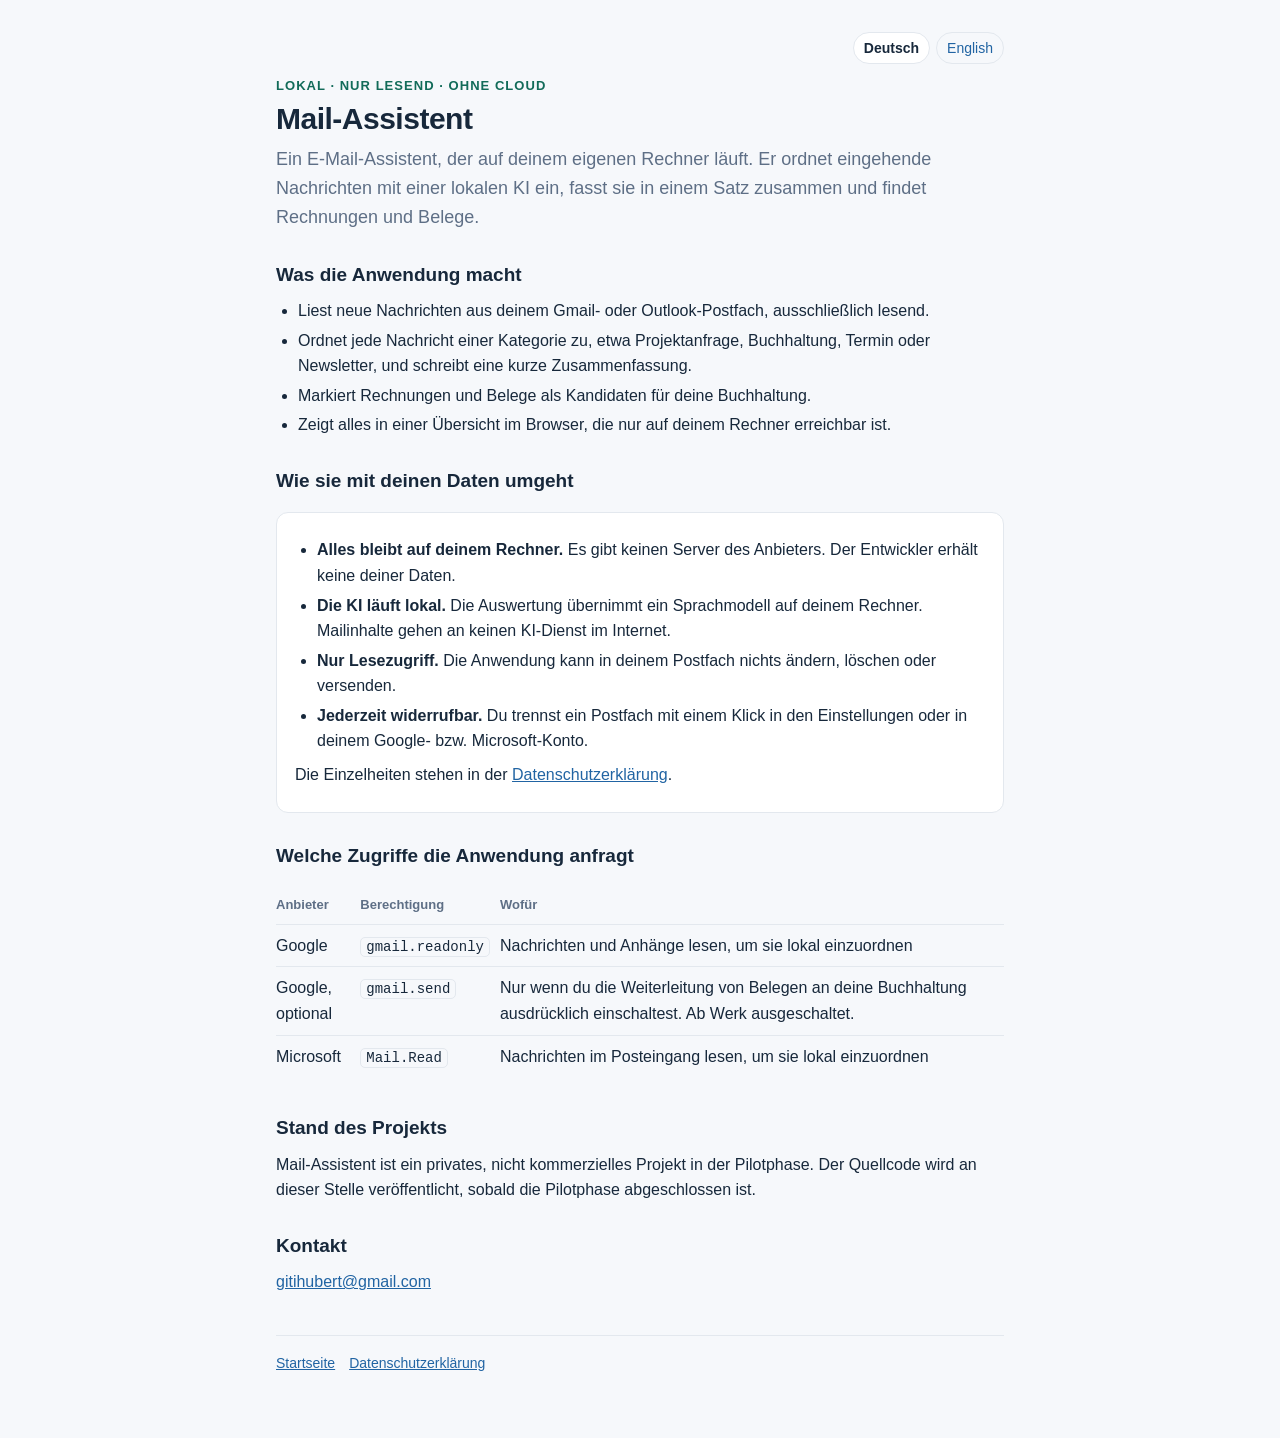
<file: index.html>
<!DOCTYPE html>
<html lang="de">
<head>
<meta charset="utf-8">
<meta name="viewport" content="width=device-width,initial-scale=1">
<title>Mail-Assistent</title>
<meta name="description" content="Mail-Assistent: ein lokaler E-Mail-Assistent, der Nachrichten auf dem eigenen Rechner mit einer lokalen KI einordnet und Belege findet.">
<link rel="alternate" hreflang="en" href="index-en.html">
<link rel="stylesheet" href="style.css">
</head>
<body>
<main>
<header>
<nav class="lang" aria-label="Sprache"><span aria-current="true">Deutsch</span><a href="index-en.html" lang="en" hreflang="en">English</a></nav>
<div class="kicker">Lokal · Nur lesend · Ohne Cloud</div>
<h1>Mail-Assistent</h1>
<p class="lead">Ein E-Mail-Assistent, der auf deinem eigenen Rechner läuft. Er ordnet eingehende Nachrichten mit einer lokalen KI ein, fasst sie in einem Satz zusammen und findet Rechnungen und Belege.</p>
</header>

<h2>Was die Anwendung macht</h2>
<ul>
<li>Liest neue Nachrichten aus deinem Gmail- oder Outlook-Postfach, ausschließlich lesend.</li>
<li>Ordnet jede Nachricht einer Kategorie zu, etwa Projektanfrage, Buchhaltung, Termin oder Newsletter, und schreibt eine kurze Zusammenfassung.</li>
<li>Markiert Rechnungen und Belege als Kandidaten für deine Buchhaltung.</li>
<li>Zeigt alles in einer Übersicht im Browser, die nur auf deinem Rechner erreichbar ist.</li>
</ul>

<h2>Wie sie mit deinen Daten umgeht</h2>
<div class="card">
<ul>
<li><strong>Alles bleibt auf deinem Rechner.</strong> Es gibt keinen Server des Anbieters. Der Entwickler erhält keine deiner Daten.</li>
<li><strong>Die KI läuft lokal.</strong> Die Auswertung übernimmt ein Sprachmodell auf deinem Rechner. Mailinhalte gehen an keinen KI-Dienst im Internet.</li>
<li><strong>Nur Lesezugriff.</strong> Die Anwendung kann in deinem Postfach nichts ändern, löschen oder versenden.</li>
<li><strong>Jederzeit widerrufbar.</strong> Du trennst ein Postfach mit einem Klick in den Einstellungen oder in deinem Google- bzw. Microsoft-Konto.</li>
</ul>
<p>Die Einzelheiten stehen in der <a href="datenschutz.html">Datenschutzerklärung</a>.</p>
</div>

<h2>Welche Zugriffe die Anwendung anfragt</h2>
<div class="tablewrap">
<table>
<tr><th>Anbieter</th><th>Berechtigung</th><th>Wofür</th></tr>
<tr><td>Google</td><td><code>gmail.readonly</code></td><td>Nachrichten und Anhänge lesen, um sie lokal einzuordnen</td></tr>
<tr><td>Google, optional</td><td><code>gmail.send</code></td><td>Nur wenn du die Weiterleitung von Belegen an deine Buchhaltung ausdrücklich einschaltest. Ab Werk ausgeschaltet.</td></tr>
<tr><td>Microsoft</td><td><code>Mail.Read</code></td><td>Nachrichten im Posteingang lesen, um sie lokal einzuordnen</td></tr>
</table>
</div>

<h2>Stand des Projekts</h2>
<p>Mail-Assistent ist ein privates, nicht kommerzielles Projekt in der Pilotphase. Der Quellcode wird an dieser Stelle veröffentlicht, sobald die Pilotphase abgeschlossen ist.</p>

<h2>Kontakt</h2>
<p><a href="mailto:gitihubert@gmail.com">gitihubert@gmail.com</a></p>

<footer><a href="index.html">Startseite</a><a href="datenschutz.html">Datenschutzerklärung</a></footer>
</main>
</body>
</html>
</file>
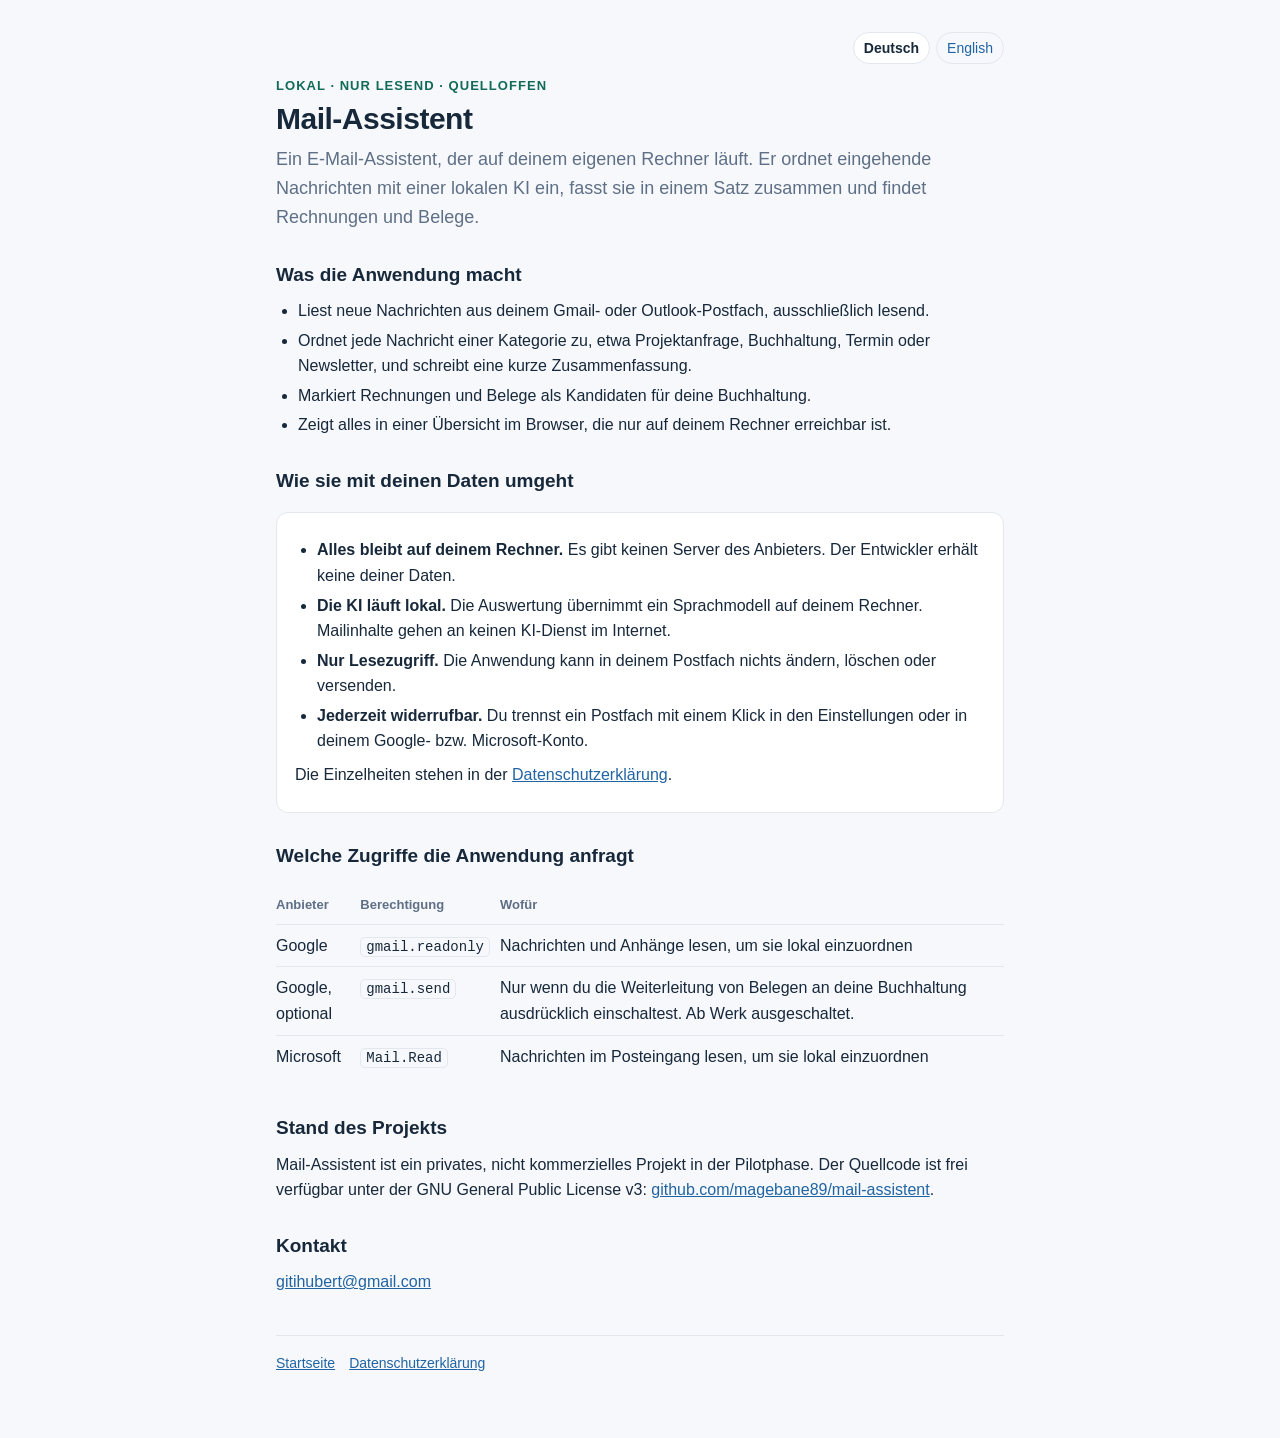
<file: docs/index.html>
<!DOCTYPE html>
<html lang="de">
<head>
<meta charset="utf-8">
<meta name="viewport" content="width=device-width,initial-scale=1">
<title>Mail-Assistent</title>
<meta name="description" content="Mail-Assistent: ein lokaler E-Mail-Assistent, der Nachrichten auf dem eigenen Rechner mit einer lokalen KI einordnet und Belege findet.">
<link rel="alternate" hreflang="en" href="index-en.html">
<link rel="stylesheet" href="style.css">
</head>
<body>
<main>
<header>
<nav class="lang" aria-label="Sprache"><span aria-current="true">Deutsch</span><a href="index-en.html" lang="en" hreflang="en">English</a></nav>
<div class="kicker">Lokal · Nur lesend · Quelloffen</div>
<h1>Mail-Assistent</h1>
<p class="lead">Ein E-Mail-Assistent, der auf deinem eigenen Rechner läuft. Er ordnet eingehende Nachrichten mit einer lokalen KI ein, fasst sie in einem Satz zusammen und findet Rechnungen und Belege.</p>
</header>

<h2>Was die Anwendung macht</h2>
<ul>
<li>Liest neue Nachrichten aus deinem Gmail- oder Outlook-Postfach, ausschließlich lesend.</li>
<li>Ordnet jede Nachricht einer Kategorie zu, etwa Projektanfrage, Buchhaltung, Termin oder Newsletter, und schreibt eine kurze Zusammenfassung.</li>
<li>Markiert Rechnungen und Belege als Kandidaten für deine Buchhaltung.</li>
<li>Zeigt alles in einer Übersicht im Browser, die nur auf deinem Rechner erreichbar ist.</li>
</ul>

<h2>Wie sie mit deinen Daten umgeht</h2>
<div class="card">
<ul>
<li><strong>Alles bleibt auf deinem Rechner.</strong> Es gibt keinen Server des Anbieters. Der Entwickler erhält keine deiner Daten.</li>
<li><strong>Die KI läuft lokal.</strong> Die Auswertung übernimmt ein Sprachmodell auf deinem Rechner. Mailinhalte gehen an keinen KI-Dienst im Internet.</li>
<li><strong>Nur Lesezugriff.</strong> Die Anwendung kann in deinem Postfach nichts ändern, löschen oder versenden.</li>
<li><strong>Jederzeit widerrufbar.</strong> Du trennst ein Postfach mit einem Klick in den Einstellungen oder in deinem Google- bzw. Microsoft-Konto.</li>
</ul>
<p>Die Einzelheiten stehen in der <a href="datenschutz.html">Datenschutzerklärung</a>.</p>
</div>

<h2>Welche Zugriffe die Anwendung anfragt</h2>
<div class="tablewrap">
<table>
<tr><th>Anbieter</th><th>Berechtigung</th><th>Wofür</th></tr>
<tr><td>Google</td><td><code>gmail.readonly</code></td><td>Nachrichten und Anhänge lesen, um sie lokal einzuordnen</td></tr>
<tr><td>Google, optional</td><td><code>gmail.send</code></td><td>Nur wenn du die Weiterleitung von Belegen an deine Buchhaltung ausdrücklich einschaltest. Ab Werk ausgeschaltet.</td></tr>
<tr><td>Microsoft</td><td><code>Mail.Read</code></td><td>Nachrichten im Posteingang lesen, um sie lokal einzuordnen</td></tr>
</table>
</div>

<h2>Stand des Projekts</h2>
<p>Mail-Assistent ist ein privates, nicht kommerzielles Projekt in der Pilotphase. Der Quellcode ist frei verfügbar unter der GNU General Public License v3: <a href="https://github.com/magebane89/mail-assistent">github.com/magebane89/mail-assistent</a>.</p>

<h2>Kontakt</h2>
<p><a href="mailto:gitihubert@gmail.com">gitihubert@gmail.com</a></p>

<footer><a href="index.html">Startseite</a><a href="datenschutz.html">Datenschutzerklärung</a></footer>
</main>
</body>
</html>
</file>
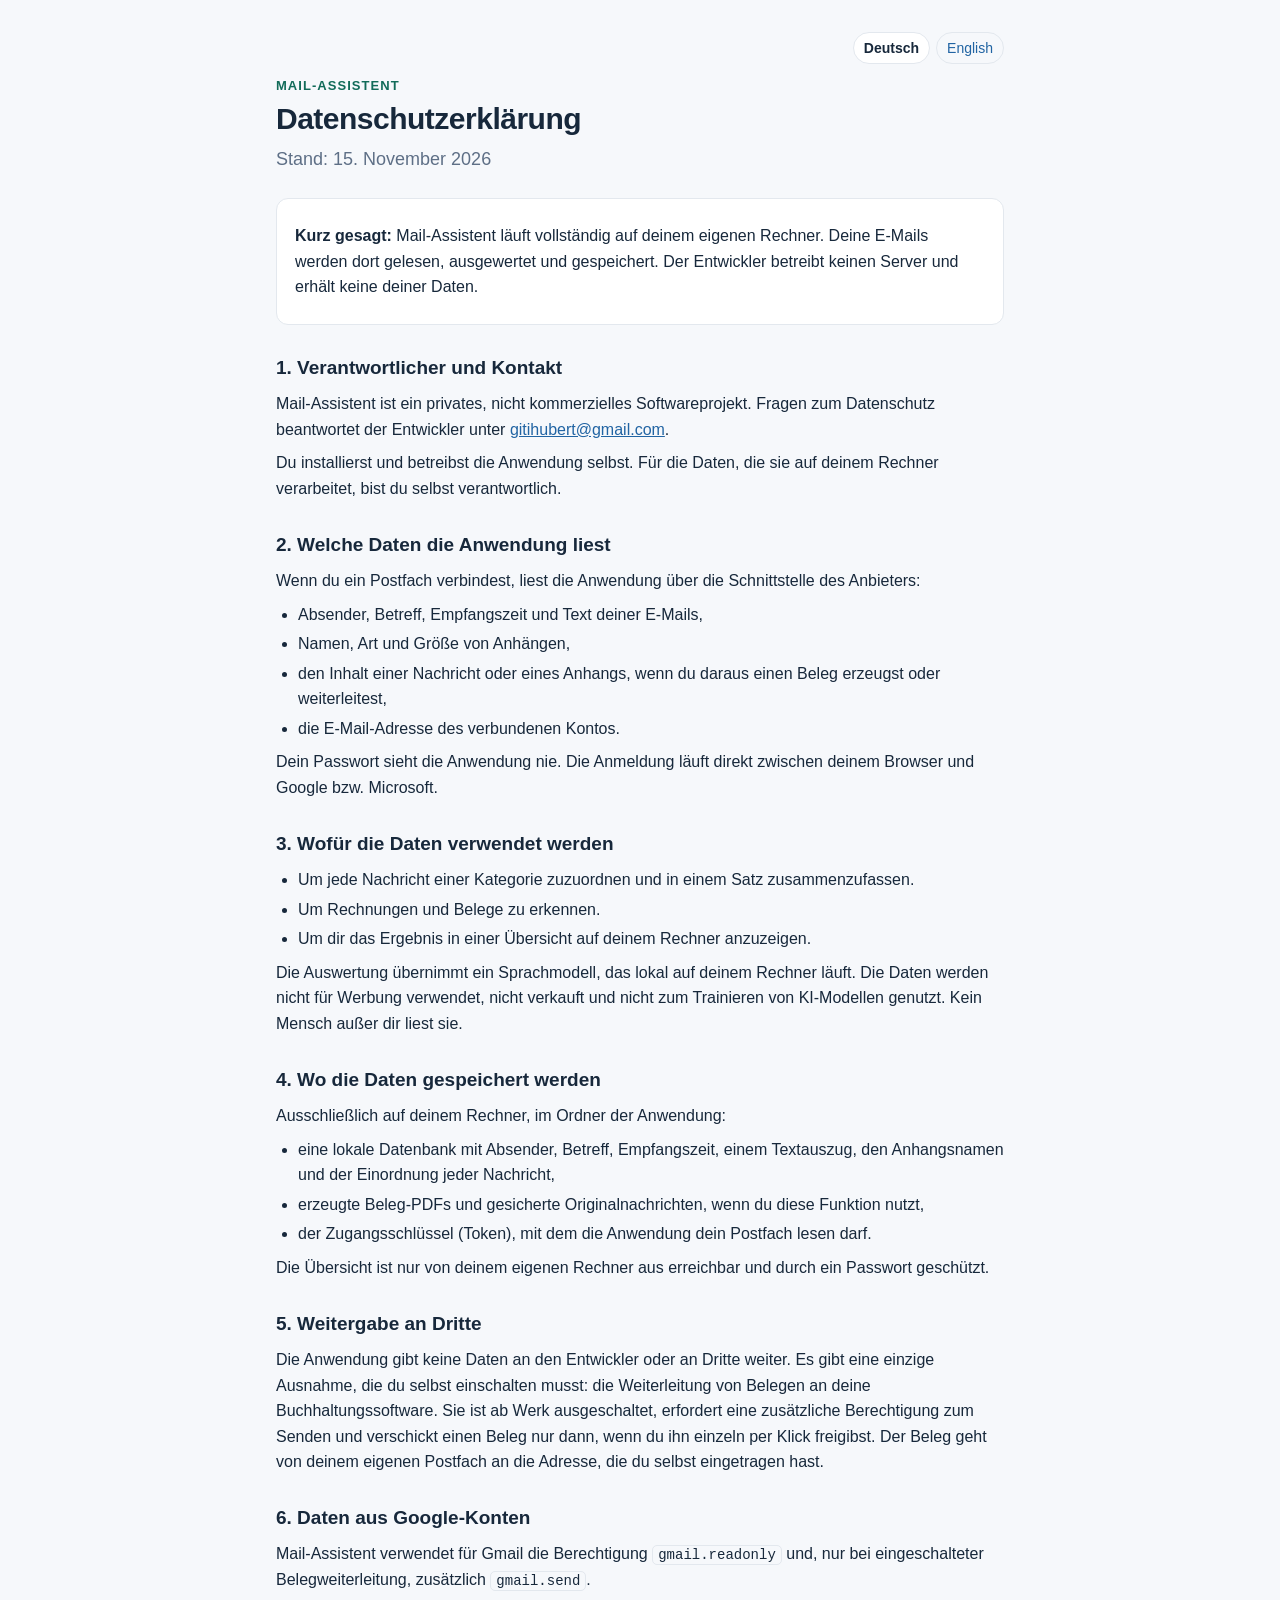
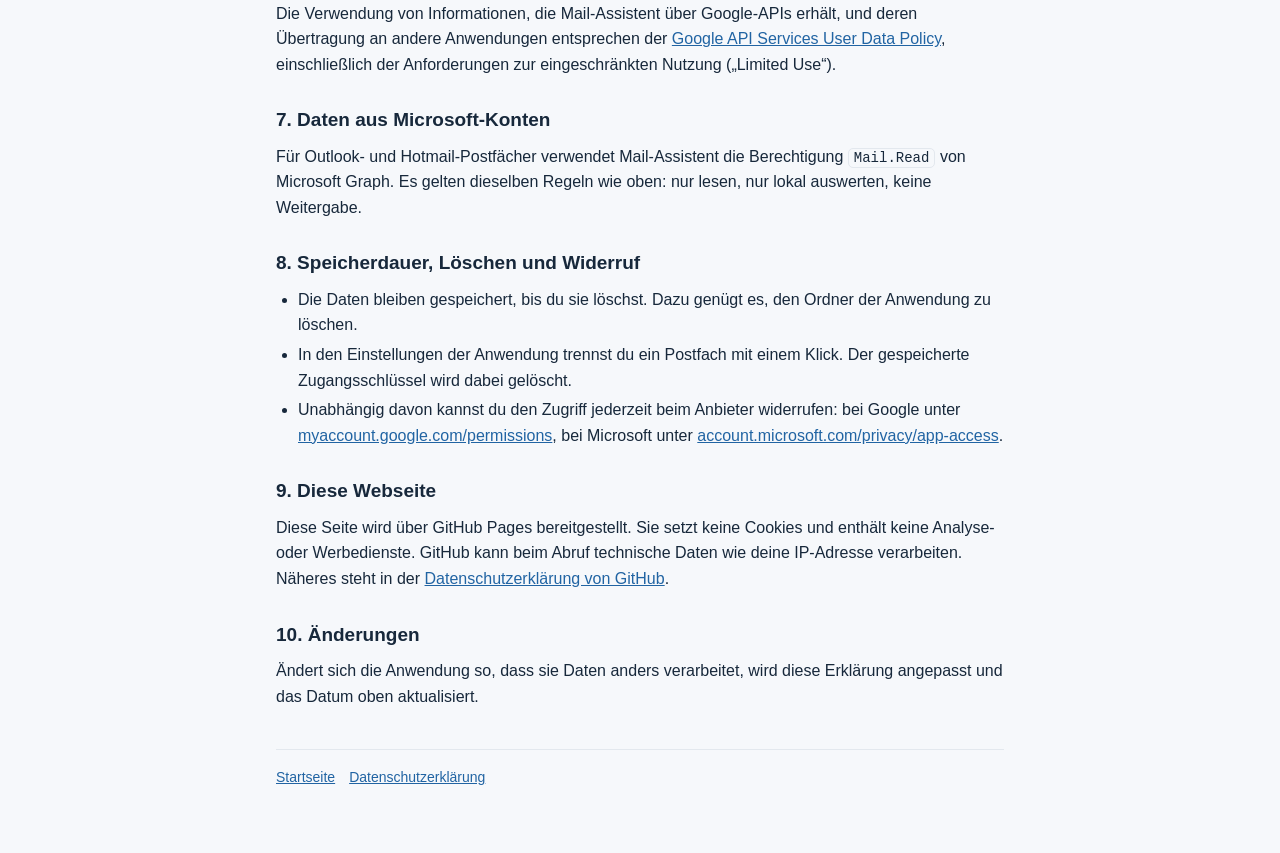
<file: datenschutz.html>
<!DOCTYPE html>
<html lang="de">
<head>
<meta charset="utf-8">
<meta name="viewport" content="width=device-width,initial-scale=1">
<title>Datenschutzerklärung · Mail-Assistent</title>
<meta name="description" content="Datenschutzerklärung der Anwendung Mail-Assistent: welche Daten sie liest, wo sie gespeichert werden und wie du den Zugriff widerrufst.">
<link rel="alternate" hreflang="en" href="privacy.html">
<link rel="stylesheet" href="style.css">
</head>
<body>
<main>
<header>
<nav class="lang" aria-label="Sprache"><span aria-current="true">Deutsch</span><a href="privacy.html" lang="en" hreflang="en">English</a></nav>
<div class="kicker">Mail-Assistent</div>
<h1>Datenschutzerklärung</h1>
<p class="lead">Stand: 15. November 2026</p>
</header>

<div class="card">
<p><strong>Kurz gesagt:</strong> Mail-Assistent läuft vollständig auf deinem eigenen Rechner. Deine E-Mails werden dort gelesen, ausgewertet und gespeichert. Der Entwickler betreibt keinen Server und erhält keine deiner Daten.</p>
</div>

<h2>1. Verantwortlicher und Kontakt</h2>
<p>Mail-Assistent ist ein privates, nicht kommerzielles Softwareprojekt. Fragen zum Datenschutz beantwortet der Entwickler unter <a href="mailto:gitihubert@gmail.com">gitihubert@gmail.com</a>.</p>
<p>Du installierst und betreibst die Anwendung selbst. Für die Daten, die sie auf deinem Rechner verarbeitet, bist du selbst verantwortlich.</p>

<h2>2. Welche Daten die Anwendung liest</h2>
<p>Wenn du ein Postfach verbindest, liest die Anwendung über die Schnittstelle des Anbieters:</p>
<ul>
<li>Absender, Betreff, Empfangszeit und Text deiner E-Mails,</li>
<li>Namen, Art und Größe von Anhängen,</li>
<li>den Inhalt einer Nachricht oder eines Anhangs, wenn du daraus einen Beleg erzeugst oder weiterleitest,</li>
<li>die E-Mail-Adresse des verbundenen Kontos.</li>
</ul>
<p>Dein Passwort sieht die Anwendung nie. Die Anmeldung läuft direkt zwischen deinem Browser und Google bzw. Microsoft.</p>

<h2>3. Wofür die Daten verwendet werden</h2>
<ul>
<li>Um jede Nachricht einer Kategorie zuzuordnen und in einem Satz zusammenzufassen.</li>
<li>Um Rechnungen und Belege zu erkennen.</li>
<li>Um dir das Ergebnis in einer Übersicht auf deinem Rechner anzuzeigen.</li>
</ul>
<p>Die Auswertung übernimmt ein Sprachmodell, das lokal auf deinem Rechner läuft. Die Daten werden nicht für Werbung verwendet, nicht verkauft und nicht zum Trainieren von KI-Modellen genutzt. Kein Mensch außer dir liest sie.</p>

<h2>4. Wo die Daten gespeichert werden</h2>
<p>Ausschließlich auf deinem Rechner, im Ordner der Anwendung:</p>
<ul>
<li>eine lokale Datenbank mit Absender, Betreff, Empfangszeit, einem Textauszug, den Anhangsnamen und der Einordnung jeder Nachricht,</li>
<li>erzeugte Beleg-PDFs und gesicherte Originalnachrichten, wenn du diese Funktion nutzt,</li>
<li>der Zugangsschlüssel (Token), mit dem die Anwendung dein Postfach lesen darf.</li>
</ul>
<p>Die Übersicht ist nur von deinem eigenen Rechner aus erreichbar und durch ein Passwort geschützt.</p>

<h2>5. Weitergabe an Dritte</h2>
<p>Die Anwendung gibt keine Daten an den Entwickler oder an Dritte weiter. Es gibt eine einzige Ausnahme, die du selbst einschalten musst: die Weiterleitung von Belegen an deine Buchhaltungssoftware. Sie ist ab Werk ausgeschaltet, erfordert eine zusätzliche Berechtigung zum Senden und verschickt einen Beleg nur dann, wenn du ihn einzeln per Klick freigibst. Der Beleg geht von deinem eigenen Postfach an die Adresse, die du selbst eingetragen hast.</p>

<h2>6. Daten aus Google-Konten</h2>
<p>Mail-Assistent verwendet für Gmail die Berechtigung <code>gmail.readonly</code> und, nur bei eingeschalteter Belegweiterleitung, zusätzlich <code>gmail.send</code>.</p>
<p>Die Verwendung von Informationen, die Mail-Assistent über Google-APIs erhält, und deren Übertragung an andere Anwendungen entsprechen der <a href="https://developers.google.com/terms/api-services-user-data-policy" rel="noreferrer">Google API Services User Data Policy</a>, einschließlich der Anforderungen zur eingeschränkten Nutzung („Limited Use“).</p>

<h2>7. Daten aus Microsoft-Konten</h2>
<p>Für Outlook- und Hotmail-Postfächer verwendet Mail-Assistent die Berechtigung <code>Mail.Read</code> von Microsoft Graph. Es gelten dieselben Regeln wie oben: nur lesen, nur lokal auswerten, keine Weitergabe.</p>

<h2>8. Speicherdauer, Löschen und Widerruf</h2>
<ul>
<li>Die Daten bleiben gespeichert, bis du sie löschst. Dazu genügt es, den Ordner der Anwendung zu löschen.</li>
<li>In den Einstellungen der Anwendung trennst du ein Postfach mit einem Klick. Der gespeicherte Zugangsschlüssel wird dabei gelöscht.</li>
<li>Unabhängig davon kannst du den Zugriff jederzeit beim Anbieter widerrufen: bei Google unter <a href="https://myaccount.google.com/permissions" rel="noreferrer">myaccount.google.com/permissions</a>, bei Microsoft unter <a href="https://account.microsoft.com/privacy/app-access" rel="noreferrer">account.microsoft.com/privacy/app-access</a>.</li>
</ul>

<h2>9. Diese Webseite</h2>
<p>Diese Seite wird über GitHub Pages bereitgestellt. Sie setzt keine Cookies und enthält keine Analyse- oder Werbedienste. GitHub kann beim Abruf technische Daten wie deine IP-Adresse verarbeiten. Näheres steht in der <a href="https://docs.github.com/de/site-policy/privacy-policies/github-general-privacy-statement" rel="noreferrer">Datenschutzerklärung von GitHub</a>.</p>

<h2>10. Änderungen</h2>
<p>Ändert sich die Anwendung so, dass sie Daten anders verarbeitet, wird diese Erklärung angepasst und das Datum oben aktualisiert.</p>

<footer><a href="index.html">Startseite</a><a href="datenschutz.html">Datenschutzerklärung</a></footer>
</main>
</body>
</html>
</file>
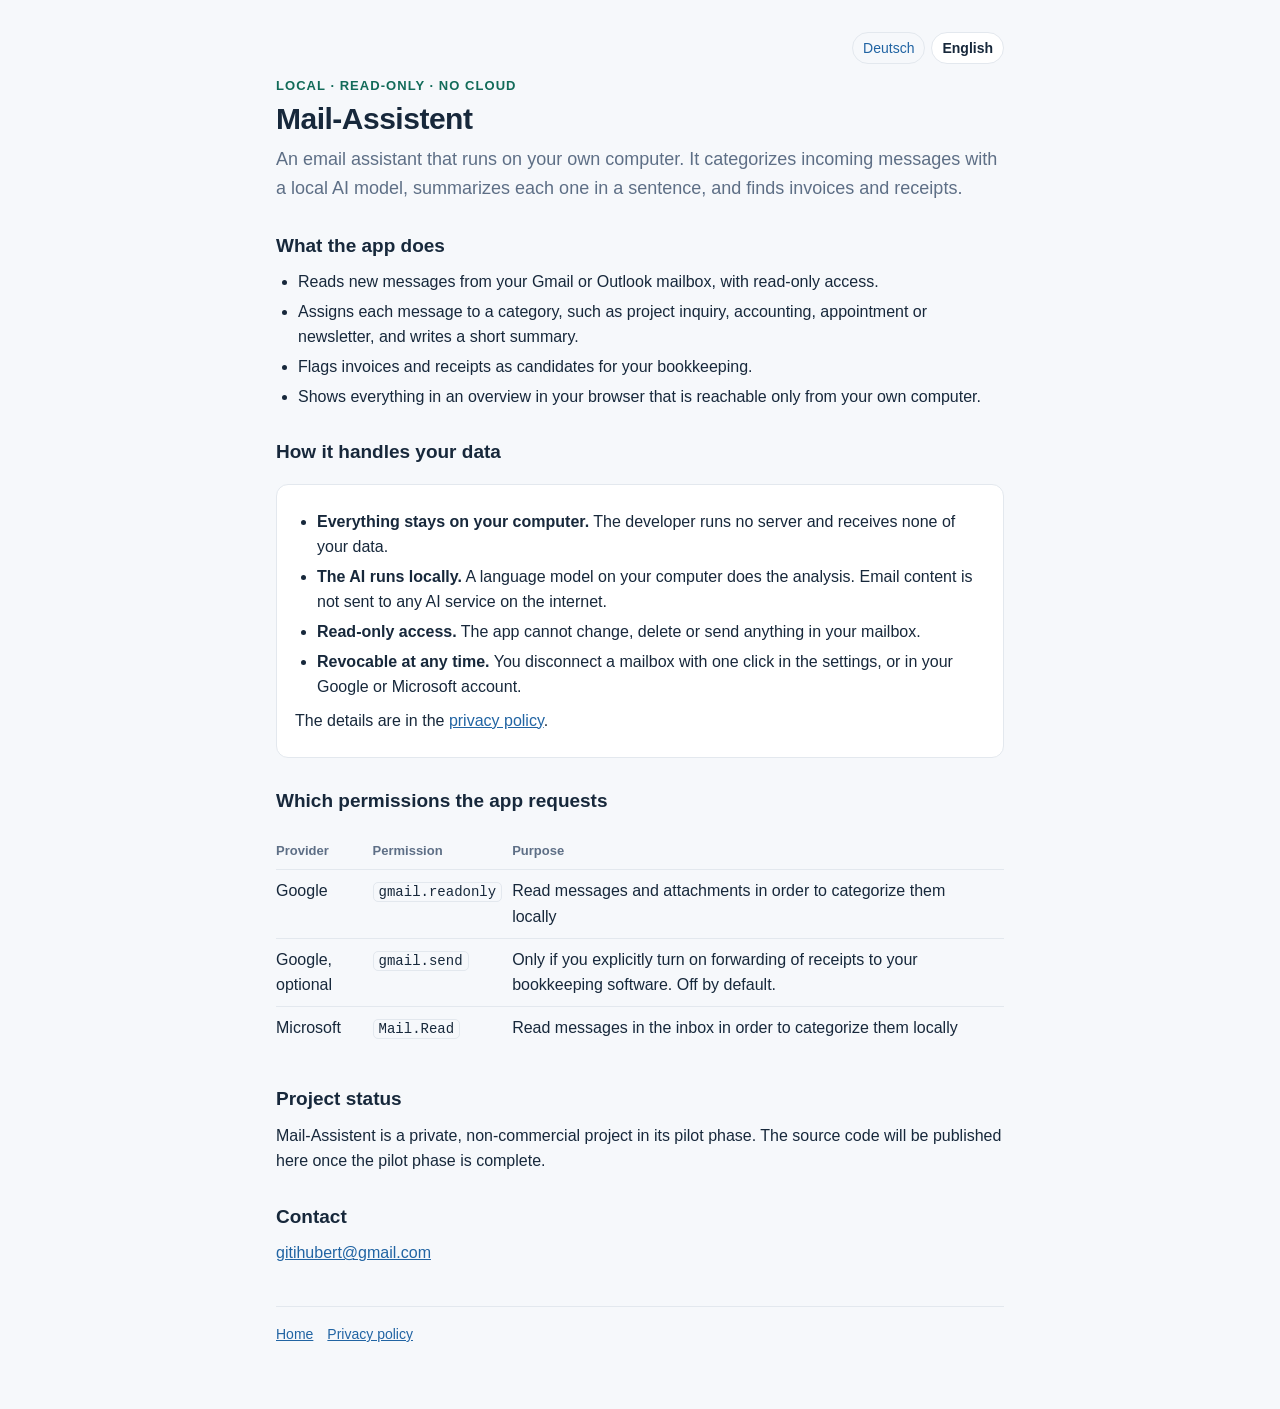
<file: index-en.html>
<!DOCTYPE html>
<html lang="en">
<head>
<meta charset="utf-8">
<meta name="viewport" content="width=device-width,initial-scale=1">
<title>Mail-Assistent</title>
<meta name="description" content="Mail-Assistent: a local email assistant that categorizes messages on your own computer with a local AI model and finds invoices and receipts.">
<link rel="alternate" hreflang="de" href="index.html">
<link rel="stylesheet" href="style.css">
</head>
<body>
<main>
<header>
<nav class="lang" aria-label="Language"><a href="index.html" lang="de" hreflang="de">Deutsch</a><span aria-current="true">English</span></nav>
<div class="kicker">Local · Read-only · No cloud</div>
<h1>Mail-Assistent</h1>
<p class="lead">An email assistant that runs on your own computer. It categorizes incoming messages with a local AI model, summarizes each one in a sentence, and finds invoices and receipts.</p>
</header>

<h2>What the app does</h2>
<ul>
<li>Reads new messages from your Gmail or Outlook mailbox, with read-only access.</li>
<li>Assigns each message to a category, such as project inquiry, accounting, appointment or newsletter, and writes a short summary.</li>
<li>Flags invoices and receipts as candidates for your bookkeeping.</li>
<li>Shows everything in an overview in your browser that is reachable only from your own computer.</li>
</ul>

<h2>How it handles your data</h2>
<div class="card">
<ul>
<li><strong>Everything stays on your computer.</strong> The developer runs no server and receives none of your data.</li>
<li><strong>The AI runs locally.</strong> A language model on your computer does the analysis. Email content is not sent to any AI service on the internet.</li>
<li><strong>Read-only access.</strong> The app cannot change, delete or send anything in your mailbox.</li>
<li><strong>Revocable at any time.</strong> You disconnect a mailbox with one click in the settings, or in your Google or Microsoft account.</li>
</ul>
<p>The details are in the <a href="privacy.html">privacy policy</a>.</p>
</div>

<h2>Which permissions the app requests</h2>
<div class="tablewrap">
<table>
<tr><th>Provider</th><th>Permission</th><th>Purpose</th></tr>
<tr><td>Google</td><td><code>gmail.readonly</code></td><td>Read messages and attachments in order to categorize them locally</td></tr>
<tr><td>Google, optional</td><td><code>gmail.send</code></td><td>Only if you explicitly turn on forwarding of receipts to your bookkeeping software. Off by default.</td></tr>
<tr><td>Microsoft</td><td><code>Mail.Read</code></td><td>Read messages in the inbox in order to categorize them locally</td></tr>
</table>
</div>

<h2>Project status</h2>
<p>Mail-Assistent is a private, non-commercial project in its pilot phase. The source code will be published here once the pilot phase is complete.</p>

<h2>Contact</h2>
<p><a href="mailto:gitihubert@gmail.com">gitihubert@gmail.com</a></p>

<footer><a href="index-en.html">Home</a><a href="privacy.html">Privacy policy</a></footer>
</main>
</body>
</html>
</file>
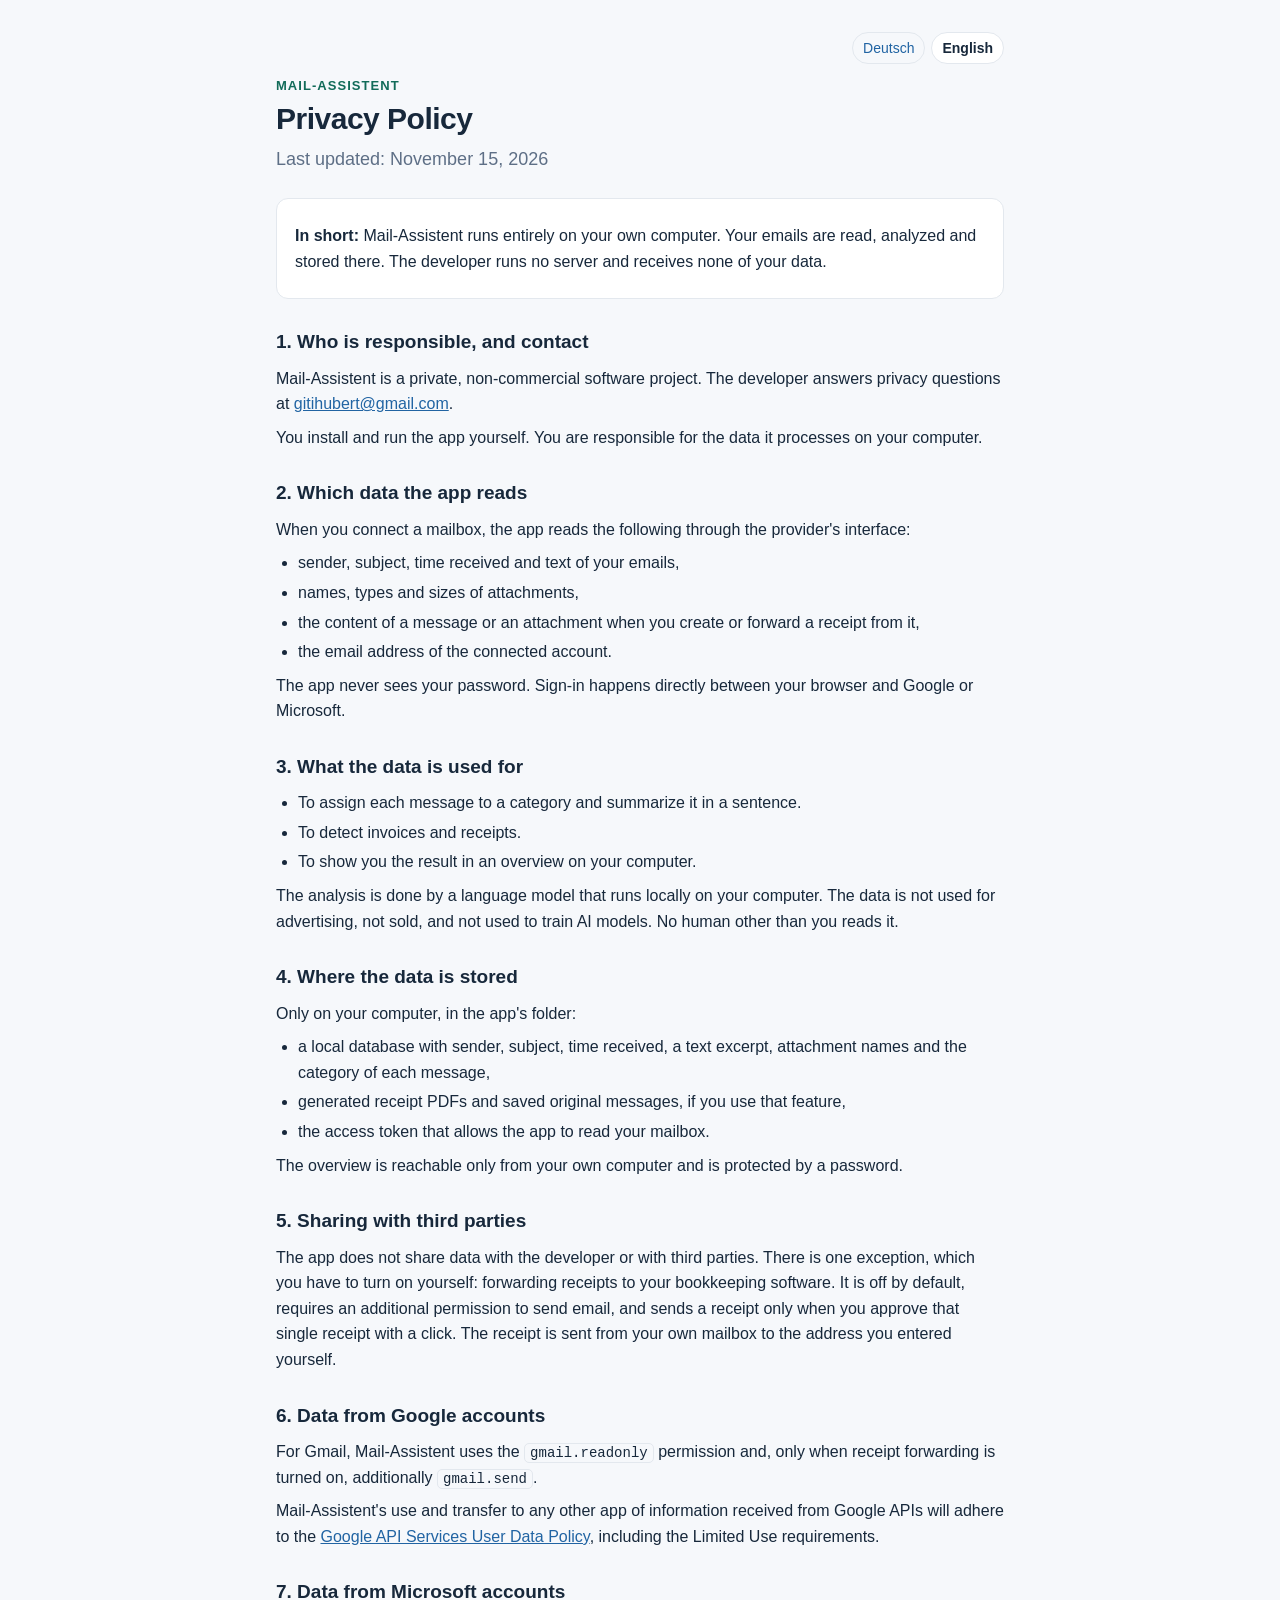
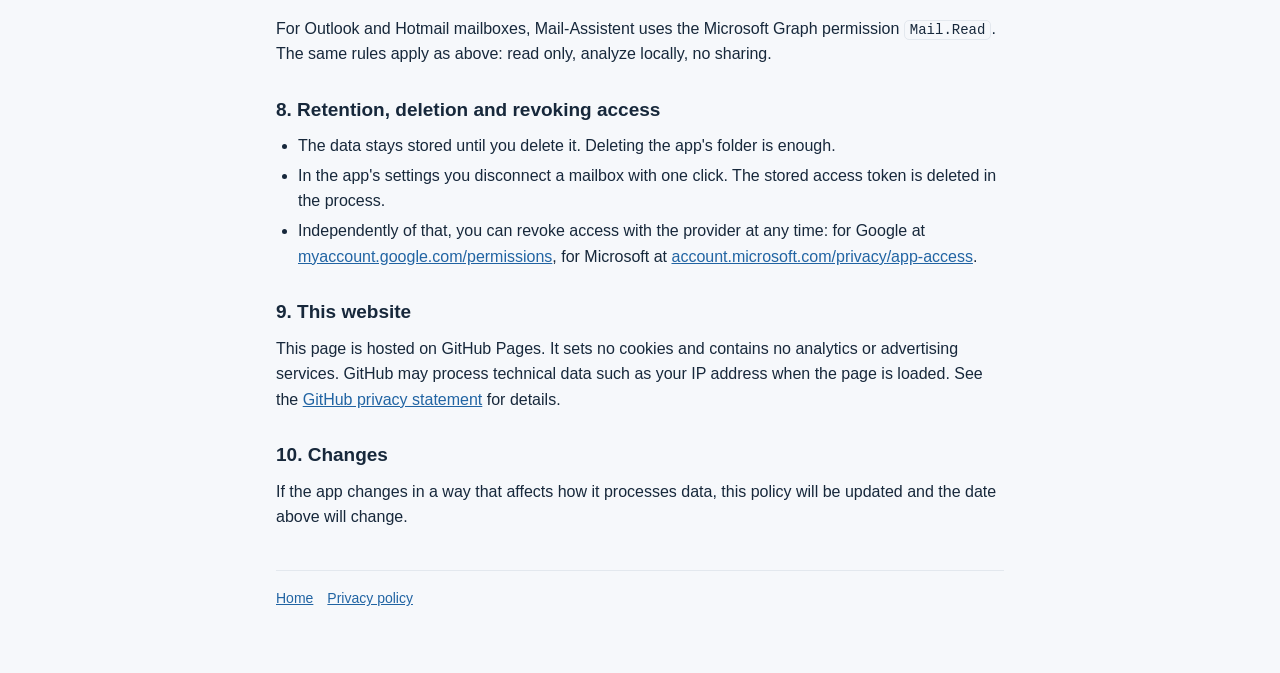
<file: privacy.html>
<!DOCTYPE html>
<html lang="en">
<head>
<meta charset="utf-8">
<meta name="viewport" content="width=device-width,initial-scale=1">
<title>Privacy Policy · Mail-Assistent</title>
<meta name="description" content="Privacy policy of the Mail-Assistent app: which data it reads, where the data is stored, and how you revoke access.">
<link rel="alternate" hreflang="de" href="datenschutz.html">
<link rel="stylesheet" href="style.css">
</head>
<body>
<main>
<header>
<nav class="lang" aria-label="Language"><a href="datenschutz.html" lang="de" hreflang="de">Deutsch</a><span aria-current="true">English</span></nav>
<div class="kicker">Mail-Assistent</div>
<h1>Privacy Policy</h1>
<p class="lead">Last updated: November 15, 2026</p>
</header>

<div class="card">
<p><strong>In short:</strong> Mail-Assistent runs entirely on your own computer. Your emails are read, analyzed and stored there. The developer runs no server and receives none of your data.</p>
</div>

<h2>1. Who is responsible, and contact</h2>
<p>Mail-Assistent is a private, non-commercial software project. The developer answers privacy questions at <a href="mailto:gitihubert@gmail.com">gitihubert@gmail.com</a>.</p>
<p>You install and run the app yourself. You are responsible for the data it processes on your computer.</p>

<h2>2. Which data the app reads</h2>
<p>When you connect a mailbox, the app reads the following through the provider's interface:</p>
<ul>
<li>sender, subject, time received and text of your emails,</li>
<li>names, types and sizes of attachments,</li>
<li>the content of a message or an attachment when you create or forward a receipt from it,</li>
<li>the email address of the connected account.</li>
</ul>
<p>The app never sees your password. Sign-in happens directly between your browser and Google or Microsoft.</p>

<h2>3. What the data is used for</h2>
<ul>
<li>To assign each message to a category and summarize it in a sentence.</li>
<li>To detect invoices and receipts.</li>
<li>To show you the result in an overview on your computer.</li>
</ul>
<p>The analysis is done by a language model that runs locally on your computer. The data is not used for advertising, not sold, and not used to train AI models. No human other than you reads it.</p>

<h2>4. Where the data is stored</h2>
<p>Only on your computer, in the app's folder:</p>
<ul>
<li>a local database with sender, subject, time received, a text excerpt, attachment names and the category of each message,</li>
<li>generated receipt PDFs and saved original messages, if you use that feature,</li>
<li>the access token that allows the app to read your mailbox.</li>
</ul>
<p>The overview is reachable only from your own computer and is protected by a password.</p>

<h2>5. Sharing with third parties</h2>
<p>The app does not share data with the developer or with third parties. There is one exception, which you have to turn on yourself: forwarding receipts to your bookkeeping software. It is off by default, requires an additional permission to send email, and sends a receipt only when you approve that single receipt with a click. The receipt is sent from your own mailbox to the address you entered yourself.</p>

<h2>6. Data from Google accounts</h2>
<p>For Gmail, Mail-Assistent uses the <code>gmail.readonly</code> permission and, only when receipt forwarding is turned on, additionally <code>gmail.send</code>.</p>
<p>Mail-Assistent's use and transfer to any other app of information received from Google APIs will adhere to the <a href="https://developers.google.com/terms/api-services-user-data-policy" rel="noreferrer">Google API Services User Data Policy</a>, including the Limited Use requirements.</p>

<h2>7. Data from Microsoft accounts</h2>
<p>For Outlook and Hotmail mailboxes, Mail-Assistent uses the Microsoft Graph permission <code>Mail.Read</code>. The same rules apply as above: read only, analyze locally, no sharing.</p>

<h2>8. Retention, deletion and revoking access</h2>
<ul>
<li>The data stays stored until you delete it. Deleting the app's folder is enough.</li>
<li>In the app's settings you disconnect a mailbox with one click. The stored access token is deleted in the process.</li>
<li>Independently of that, you can revoke access with the provider at any time: for Google at <a href="https://myaccount.google.com/permissions" rel="noreferrer">myaccount.google.com/permissions</a>, for Microsoft at <a href="https://account.microsoft.com/privacy/app-access" rel="noreferrer">account.microsoft.com/privacy/app-access</a>.</li>
</ul>

<h2>9. This website</h2>
<p>This page is hosted on GitHub Pages. It sets no cookies and contains no analytics or advertising services. GitHub may process technical data such as your IP address when the page is loaded. See the <a href="https://docs.github.com/en/site-policy/privacy-policies/github-general-privacy-statement" rel="noreferrer">GitHub privacy statement</a> for details.</p>

<h2>10. Changes</h2>
<p>If the app changes in a way that affects how it processes data, this policy will be updated and the date above will change.</p>

<footer><a href="index-en.html">Home</a><a href="privacy.html">Privacy policy</a></footer>
</main>
</body>
</html>
</file>
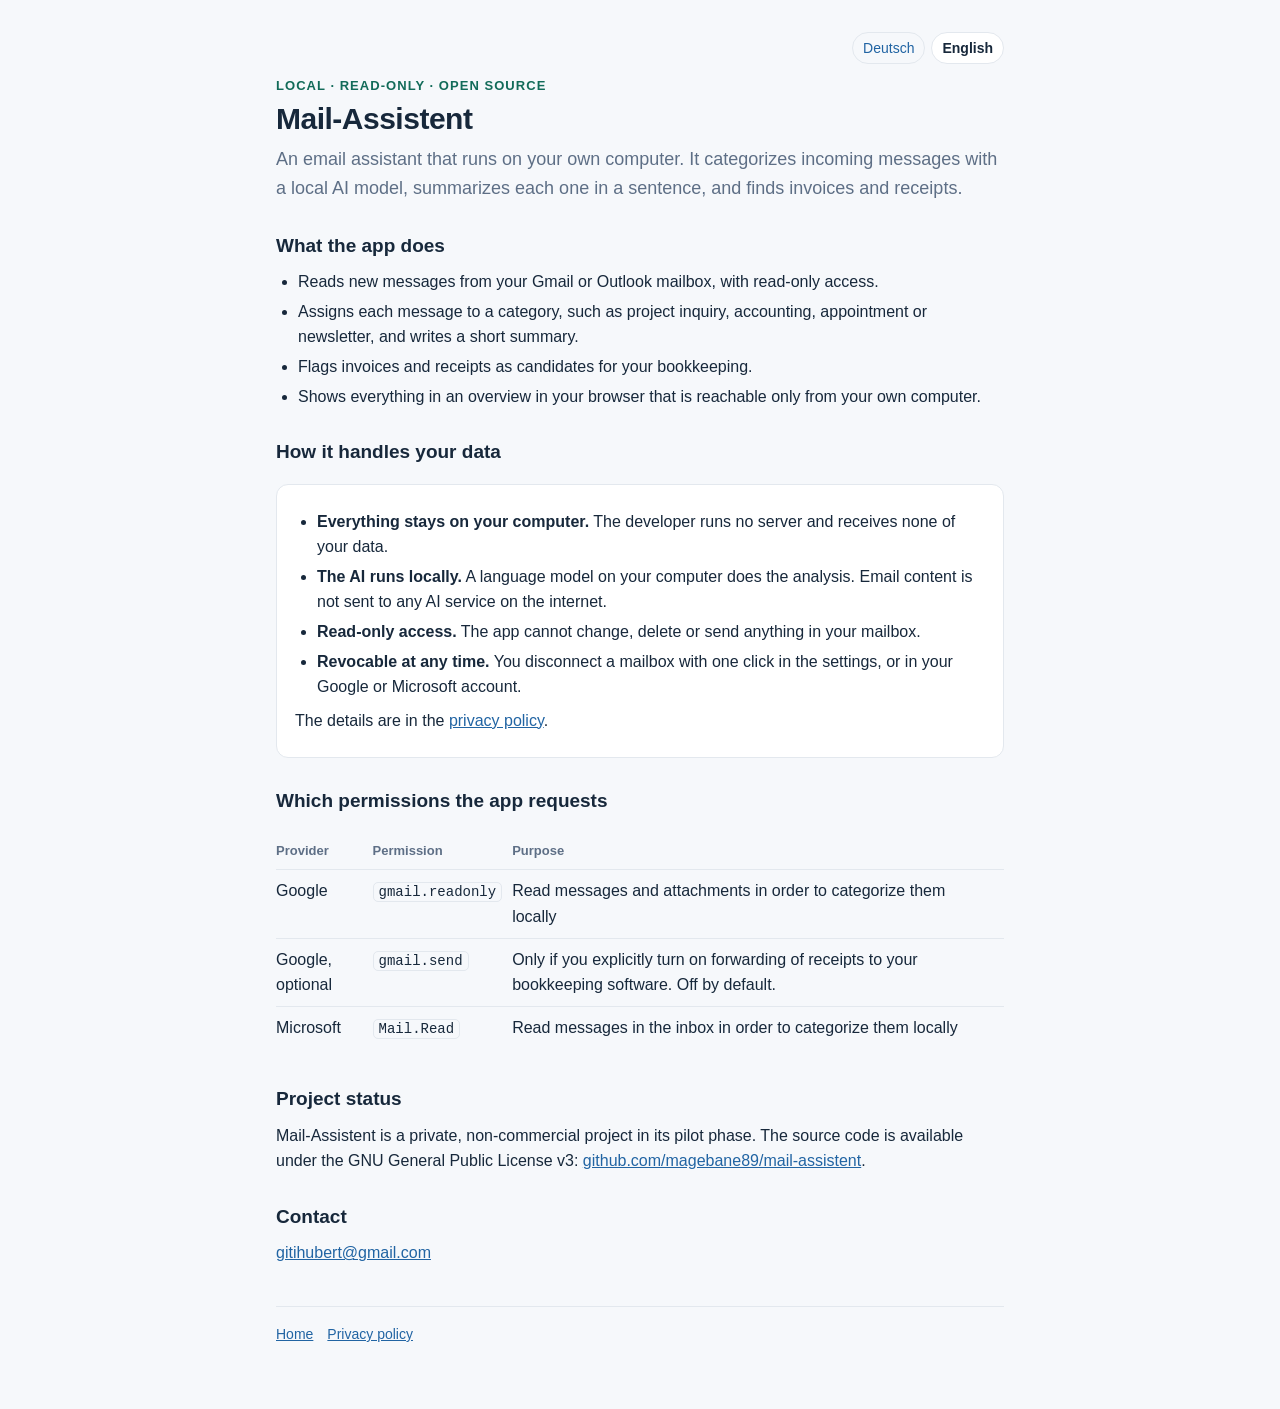
<file: docs/index-en.html>
<!DOCTYPE html>
<html lang="en">
<head>
<meta charset="utf-8">
<meta name="viewport" content="width=device-width,initial-scale=1">
<title>Mail-Assistent</title>
<meta name="description" content="Mail-Assistent: a local email assistant that categorizes messages on your own computer with a local AI model and finds invoices and receipts.">
<link rel="alternate" hreflang="de" href="index.html">
<link rel="stylesheet" href="style.css">
</head>
<body>
<main>
<header>
<nav class="lang" aria-label="Language"><a href="index.html" lang="de" hreflang="de">Deutsch</a><span aria-current="true">English</span></nav>
<div class="kicker">Local · Read-only · Open source</div>
<h1>Mail-Assistent</h1>
<p class="lead">An email assistant that runs on your own computer. It categorizes incoming messages with a local AI model, summarizes each one in a sentence, and finds invoices and receipts.</p>
</header>

<h2>What the app does</h2>
<ul>
<li>Reads new messages from your Gmail or Outlook mailbox, with read-only access.</li>
<li>Assigns each message to a category, such as project inquiry, accounting, appointment or newsletter, and writes a short summary.</li>
<li>Flags invoices and receipts as candidates for your bookkeeping.</li>
<li>Shows everything in an overview in your browser that is reachable only from your own computer.</li>
</ul>

<h2>How it handles your data</h2>
<div class="card">
<ul>
<li><strong>Everything stays on your computer.</strong> The developer runs no server and receives none of your data.</li>
<li><strong>The AI runs locally.</strong> A language model on your computer does the analysis. Email content is not sent to any AI service on the internet.</li>
<li><strong>Read-only access.</strong> The app cannot change, delete or send anything in your mailbox.</li>
<li><strong>Revocable at any time.</strong> You disconnect a mailbox with one click in the settings, or in your Google or Microsoft account.</li>
</ul>
<p>The details are in the <a href="privacy.html">privacy policy</a>.</p>
</div>

<h2>Which permissions the app requests</h2>
<div class="tablewrap">
<table>
<tr><th>Provider</th><th>Permission</th><th>Purpose</th></tr>
<tr><td>Google</td><td><code>gmail.readonly</code></td><td>Read messages and attachments in order to categorize them locally</td></tr>
<tr><td>Google, optional</td><td><code>gmail.send</code></td><td>Only if you explicitly turn on forwarding of receipts to your bookkeeping software. Off by default.</td></tr>
<tr><td>Microsoft</td><td><code>Mail.Read</code></td><td>Read messages in the inbox in order to categorize them locally</td></tr>
</table>
</div>

<h2>Project status</h2>
<p>Mail-Assistent is a private, non-commercial project in its pilot phase. The source code is available under the GNU General Public License v3: <a href="https://github.com/magebane89/mail-assistent">github.com/magebane89/mail-assistent</a>.</p>

<h2>Contact</h2>
<p><a href="mailto:gitihubert@gmail.com">gitihubert@gmail.com</a></p>

<footer><a href="index-en.html">Home</a><a href="privacy.html">Privacy policy</a></footer>
</main>
</body>
</html>
</file>
<file: style.css>
:root{color-scheme:light dark;--bg:#f6f8fb;--card:#ffffff;--text:#17283b;--muted:#5e6f86;--line:#e3e8ee;--link:#2164a3;--accent:#126b59}
@media (prefers-color-scheme:dark){:root{--bg:#111821;--card:#18212c;--text:#e6edf5;--muted:#9fb0c3;--line:#2a3644;--link:#8bbcf0;--accent:#5fc9b1}}
*{box-sizing:border-box}
body{margin:0;background:var(--bg);color:var(--text);font-family:-apple-system,BlinkMacSystemFont,"Segoe UI",Roboto,sans-serif;font-size:16px;line-height:1.6}
main{max-width:760px;margin:0 auto;padding:32px 16px 64px}
header{margin-bottom:24px}
.kicker{font-size:13px;font-weight:700;letter-spacing:.08em;text-transform:uppercase;color:var(--accent)}
h1{font-size:30px;line-height:1.2;letter-spacing:-.5px;margin:4px 0 8px}
h2{font-size:19px;margin:28px 0 8px}
p{margin:8px 0}
.lead{font-size:18px;color:var(--muted)}
a{color:var(--link)}
ul{padding-left:22px;margin:8px 0}
li{margin:4px 0}
.card{background:var(--card);border:1px solid var(--line);border-radius:12px;padding:16px 18px;margin:16px 0}
code{font-family:ui-monospace,Menlo,Consolas,monospace;font-size:14px;background:var(--bg);border:1px solid var(--line);border-radius:5px;padding:1px 5px;overflow-wrap:anywhere}
table{width:100%;border-collapse:collapse;margin:8px 0}
th,td{text-align:left;vertical-align:top;padding:8px 10px 8px 0;border-top:1px solid var(--line);overflow-wrap:anywhere}
th{font-size:13px;color:var(--muted);font-weight:600;border-top:0}
.tablewrap{overflow-x:auto}
footer{margin-top:40px;padding-top:16px;border-top:1px solid var(--line);font-size:14px;color:var(--muted)}
footer a{margin-right:14px}
table code{white-space:nowrap;overflow-wrap:normal}
.lang{display:flex;justify-content:flex-end;gap:6px;font-size:14px;margin-bottom:12px}
.lang a,.lang span{padding:4px 10px;border-radius:100px;border:1px solid var(--line);text-decoration:none}
.lang span{background:var(--card);font-weight:600}
</file>
<file: docs/style.css>
:root{color-scheme:light dark;--bg:#f6f8fb;--card:#ffffff;--text:#17283b;--muted:#5e6f86;--line:#e3e8ee;--link:#2164a3;--accent:#126b59}
@media (prefers-color-scheme:dark){:root{--bg:#111821;--card:#18212c;--text:#e6edf5;--muted:#9fb0c3;--line:#2a3644;--link:#8bbcf0;--accent:#5fc9b1}}
*{box-sizing:border-box}
body{margin:0;background:var(--bg);color:var(--text);font-family:-apple-system,BlinkMacSystemFont,"Segoe UI",Roboto,sans-serif;font-size:16px;line-height:1.6}
main{max-width:760px;margin:0 auto;padding:32px 16px 64px}
header{margin-bottom:24px}
.kicker{font-size:13px;font-weight:700;letter-spacing:.08em;text-transform:uppercase;color:var(--accent)}
h1{font-size:30px;line-height:1.2;letter-spacing:-.5px;margin:4px 0 8px}
h2{font-size:19px;margin:28px 0 8px}
p{margin:8px 0}
.lead{font-size:18px;color:var(--muted)}
a{color:var(--link)}
ul{padding-left:22px;margin:8px 0}
li{margin:4px 0}
.card{background:var(--card);border:1px solid var(--line);border-radius:12px;padding:16px 18px;margin:16px 0}
code{font-family:ui-monospace,Menlo,Consolas,monospace;font-size:14px;background:var(--bg);border:1px solid var(--line);border-radius:5px;padding:1px 5px;overflow-wrap:anywhere}
table{width:100%;border-collapse:collapse;margin:8px 0}
th,td{text-align:left;vertical-align:top;padding:8px 10px 8px 0;border-top:1px solid var(--line);overflow-wrap:anywhere}
th{font-size:13px;color:var(--muted);font-weight:600;border-top:0}
.tablewrap{overflow-x:auto}
footer{margin-top:40px;padding-top:16px;border-top:1px solid var(--line);font-size:14px;color:var(--muted)}
footer a{margin-right:14px}
table code{white-space:nowrap;overflow-wrap:normal}
.lang{display:flex;justify-content:flex-end;gap:6px;font-size:14px;margin-bottom:12px}
.lang a,.lang span{padding:4px 10px;border-radius:100px;border:1px solid var(--line);text-decoration:none}
.lang span{background:var(--card);font-weight:600}
</file>
